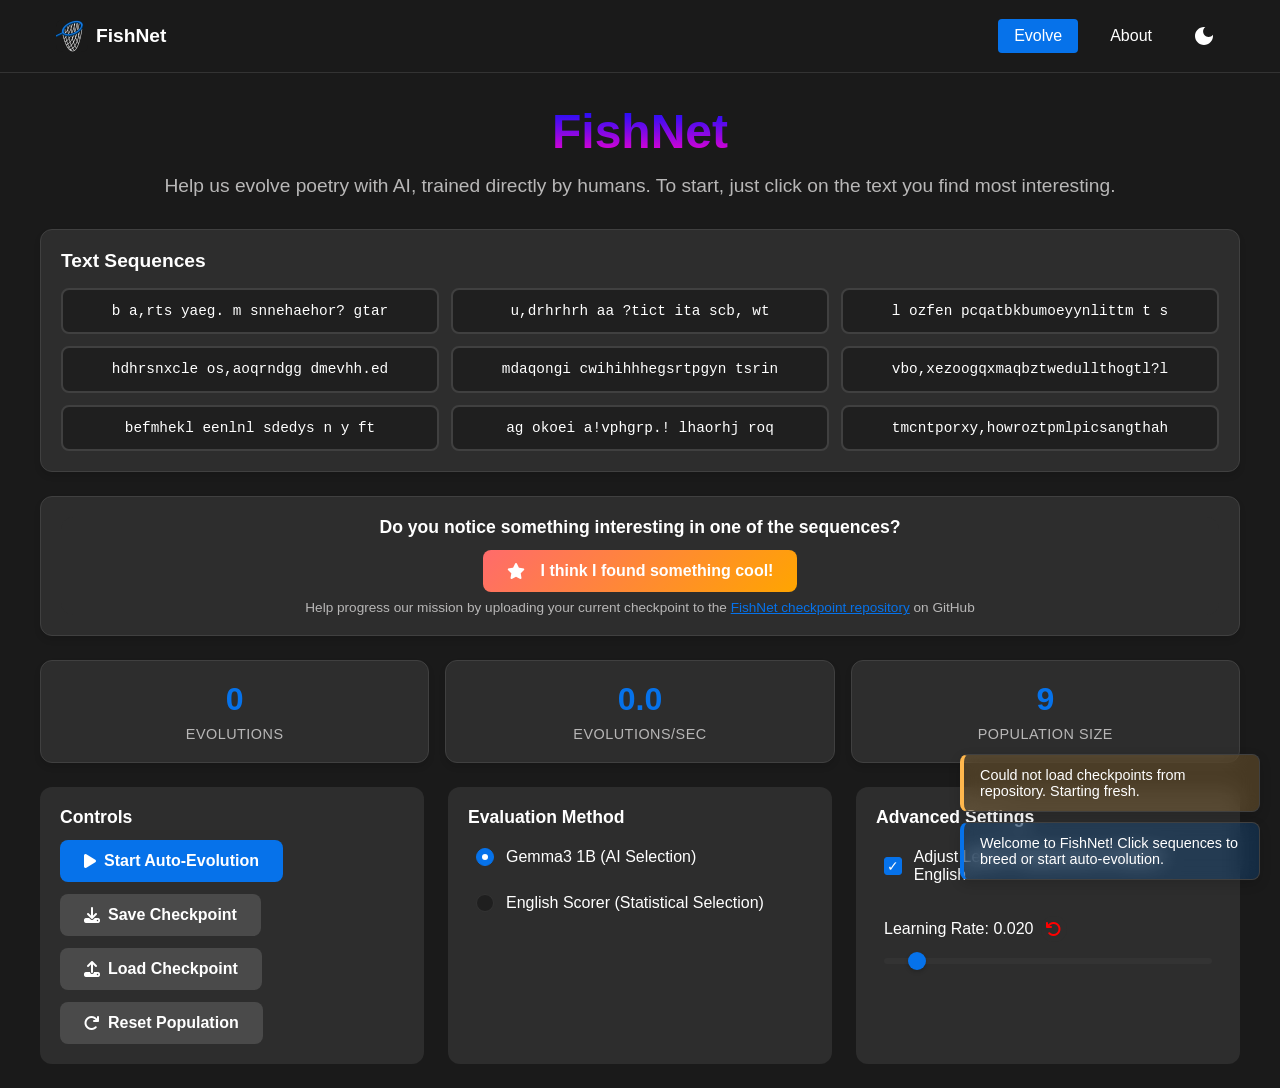
<file: index.html>
<!DOCTYPE html>
<html lang="en" data-theme="dark">
<head>
    <meta charset="UTF-8">
    <meta name="viewport" content="width=device-width, initial-scale=1.0">
    <title>FishNet - Interactive Text Evolution</title>
    <link rel="icon" type="image/png" href="darkicon.png" id="favicon">
    <script>
        // Immediately set theme before page renders
        const initialTheme = localStorage.getItem('theme') || 'dark';
        document.documentElement.setAttribute('data-theme', initialTheme);
        // Set initial favicon
        const favicon = document.getElementById('favicon');
        favicon.href = initialTheme === 'dark' ? 'darkicon.png' : 'lighticon.png';
        
        // Set the initial route for the SPA
        window.initialRoute = 'evolve';
    </script>
    <link rel="stylesheet" href="styles.css">
    <link rel="stylesheet" href="https://cdnjs.cloudflare.com/ajax/libs/font-awesome/6.4.0/css/all.min.css">
    <style>
        .slider-group {
            margin: 1rem 0;
        }
        
        .slider-group label {
            display: block;
            margin-bottom: 0.5rem;
            font-weight: 500;
        }
        
        .slider-group input[type="range"] {
            width: 100%;
            height: 6px;
            border-radius: 3px;
            background: var(--border-color);
            outline: none;
            -webkit-appearance: none;
            appearance: none;
        }
        
        .slider-group input[type="range"]::-webkit-slider-thumb {
            -webkit-appearance: none;
            appearance: none;
            width: 18px;
            height: 18px;
            border-radius: 50%;
            background: var(--primary-color);
            cursor: pointer;
        }
        
        .slider-group input[type="range"]::-moz-range-thumb {
            width: 18px;
            height: 18px;
            border-radius: 50%;
            background: var(--primary-color);
            cursor: pointer;
            border: none;
        }
        
        .loading-section {
            margin-bottom: 1rem;
            padding: 1rem;
            background-color: var(--bg-secondary);
            border-radius: 8px;
            border: 1px solid var(--border-color);
        }
        
        .about-content {
            max-width: 800px;
            margin: 0 auto;
            padding: 2rem;
        }
        
        .about-section {
            margin-bottom: 3rem;
        }
        
        .about-section h2 {
            color: var(--primary-color);
            border-bottom: 2px solid var(--primary-color);
            padding-bottom: 0.5rem;
            margin-bottom: 1.5rem;
        }
        
        .about-section h3 {
            color: var(--text-color);
            margin-top: 2rem;
            margin-bottom: 1rem;
        }
        
        .about-section p {
            line-height: 1.6;
            margin-bottom: 1rem;
        }
        
        .code-block {
            background: var(--bg-secondary);
            border: 1px solid var(--border-color);
            border-radius: 8px;
            padding: 1rem;
            margin: 1rem 0;
            font-family: 'Courier New', monospace;
            overflow-x: auto;
        }
        
        .feature-list {
            list-style: none;
            padding: 0;
        }
        
        .feature-list li {
            padding: 0.5rem 0;
            border-bottom: 1px solid var(--border-color);
        }
        
        .feature-list li:before {
            content: "✓";
            color: var(--success-color);
            font-weight: bold;
            margin-right: 0.5rem;
        }
        
        .warning-box {
            background: rgba(255, 183, 77, 0.1);
            border: 1px solid var(--warning-color);
            border-radius: 8px;
            padding: 1rem;
            margin: 1rem 0;
        }
        
        .warning-box h4 {
            color: var(--warning-color);
            margin-top: 0;
        }
        
        .setup-steps {
            counter-reset: step-counter;
        }
        
        .setup-steps li {
            counter-increment: step-counter;
            margin-bottom: 1rem;
            padding-left: 2rem;
            position: relative;
        }
        
        .setup-steps li::before {
            content: counter(step-counter);
            position: absolute;
            left: 0;
            top: 0;
            background: var(--primary-color);
            color: white;
            width: 1.5rem;
            height: 1.5rem;
            border-radius: 50%;
            display: flex;
            align-items: center;
            justify-content: center;
            font-size: 0.8rem;
            font-weight: bold;
        }
    </style>
</head>
<body>
    <nav class="navbar">
        <div class="nav-content">
            <a href="/" class="nav-brand">
                <img src="darkicon.png" alt="FishNet" class="nav-logo dark-logo" id="nav-logo-dark">
                <img src="lighticon.png" alt="FishNet" class="nav-logo light-logo" id="nav-logo-light">
                FishNet
            </a>
            <div class="nav-links">
                <div class="nav-links-group">
                    <a href="#" class="nav-link" data-route="evolve">Evolve</a>
                    <a href="#" class="nav-link" data-route="about">About</a>
                </div>
                <button id="themeToggle" class="theme-toggle" aria-label="Toggle theme">
                    <svg class="sun-icon" viewBox="0 0 24 24" width="24" height="24">
                        <path fill="currentColor" d="M12 7c-2.76 0-5 2.24-5 5s2.24 5 5 5 5-2.24 5-5-2.24-5-5-5zM2 13h2c.55 0 1-.45 1-1s-.45-1-1-1H2c-.55 0-1 .45-1 1s.45 1 1 1zm18 0h2c.55 0 1-.45 1-1s-.45-1-1-1h-2c-.55 0-1 .45-1 1s.45 1 1 1zM11 2v2c0 .55.45 1 1 1s1-.45 1-1V2c0-.55-.45-1-1-1s-1 .45-1 1zm0 18v2c0 .55.45 1 1 1s1-.45 1-1v-2c0-.55-.45-1-1-1s-1 .45-1 1zM5.99 4.58c-.39-.39-1.03-.39-1.41 0-.39.39-.39 1.03 0 1.41l1.06 1.06c.39.39 1.03.39 1.41 0 .39-.39.39-1.03 0-1.41L5.99 4.58zm12.37 12.37c-.39-.39-1.03-.39-1.41 0-.39.39-.39 1.03 0 1.41l1.06 1.06c.39.39 1.03.39 1.41 0 .39-.39.39-1.03 0-1.41l-1.06-1.06zm1.06-10.96c.39-.39.39-1.03 0-1.41-.39-.39-1.03-.39-1.41 0l-1.06 1.06c-.39.39-.39 1.03 0 1.41.39.39 1.03.39 1.41 0l1.06-1.06zM7.05 18.36c.39-.39.39-1.03 0-1.41-.39-.39-1.03-.39-1.41 0l-1.06 1.06c-.39.39-.39 1.03 0 1.41.39.39 1.03.39 1.41 0l1.06-1.06z"/>
                    </svg>
                    <svg class="moon-icon" viewBox="0 0 24 24" width="24" height="24">
                        <path fill="currentColor" d="M12 3c-4.97 0-9 4.03-9 9s4.03 9 9 9 9-4.03 9-9c0-.46-.04-.92-.1-1.36-.98 1.37-2.58 2.26-4.4 2.26-2.98 0-5.4-2.42-5.4-5.4 0-1.81.89-3.42 2.26-4.4-.44-.06-.9-.1-1.36-.1z"/>
                    </svg>
                </button>
            </div>
        </div>
    </nav>

    <div class="content-container">
        <!-- Evolve Page Content -->
        <div id="evolve-page" class="page-content" style="display: none;">
            <main class="container">
                <section class="hero">
                    <h1>FishNet</h1>
                    <p class="subtitle">Help us evolve poetry with AI, trained directly by humans. To start, just click on the text you find most interesting.</p>
                </section>

                <section class="evolution-section">
                    <!-- Sequences Grid -->
                    <div class="sequences-section">
                        <h3>Text Sequences</h3>
                        
                        <!-- Loading Section -->
                        <div id="loading" class="loading-section hidden">
                            <div class="spinner"></div>
                            <p>Initializing...</p>
                            <button id="cancel-loading-button" class="secondary-button" style="margin-top: 0.5rem; padding: 0.5rem 1rem; display: none; margin-left: auto; margin-right: auto;">
                                <i class="fas fa-times"></i>
                                Cancel Loading
                            </button>
                        </div>
                        
                        <div id="sequences-grid" class="sequences-grid">
                            <!-- Sequence cards will be generated here -->
                        </div>
                    </div>

                    <!-- Share Progress Section -->
                    <div class="share-section">
                        <div class="control-group">
                            <h3>Do you notice something interesting in one of the sequences?</h3>
                            <div class="button-group">
                                <button id="wow-button" class="primary-button wow-button">
                                    <i class="fas fa-star"></i>
                                    I think I found something cool!
                                </button>
                            </div>
                            <p class="help-text">Help progress our mission by uploading your current checkpoint to the <a href="https://github.com/Z-Coder672/FishNet/tree/main/checkpoints" target="_blank">FishNet checkpoint repository</a> on GitHub</p>
                        </div>
                    </div>

                    <!-- Statistics Section -->
                    <div class="stats-section">
                        <div class="stat-card">
                            <div class="stat-value" id="evolutions-value">0</div>
                            <div class="stat-label">Evolutions</div>
                        </div>
                        <div class="stat-card">
                            <div class="stat-value" id="eps-value">0.0</div>
                            <div class="stat-label">Evolutions/sec</div>
                        </div>

                        <div class="stat-card">
                            <div class="stat-value" id="population-size-value">9</div>
                            <div class="stat-label">Population Size</div>
                        </div>
                    </div>

                    <!-- Controls Section -->
                    <div class="controls-section">
                        <div class="control-group">
                            <h3>Controls</h3>
                            <div class="button-group">
                                <button id="auto-button" class="primary-button">
                                    <i class="fas fa-play"></i>
                                    <span class="button-text">Start Auto-Evolution</span>
                                </button>
                                <button id="save-button" class="secondary-button">
                                    <i class="fas fa-download"></i>
                                    Save Checkpoint
                                </button>
                                <button id="load-button" class="secondary-button">
                                    <i class="fas fa-upload"></i>
                                    Load Checkpoint
                                </button>
                                <button id="reset-button" class="secondary-button">
                                    <i class="fas fa-redo"></i>
                                    Reset Population
                                </button>
                            </div>
                        </div>

                        <div class="control-group">
                            <h3>Evaluation Method</h3>
                            <div class="radio-group">
                                <div class="radio-item">
                                    <input type="radio" id="gemma-checkbox" name="eval-method" value="gemma">
                                    <label for="gemma-checkbox">Gemma3 1B (AI Selection)</label>
                                </div>
                                <div class="radio-item">
                                    <input type="radio" id="english-checkbox" name="eval-method" value="english">
                                    <label for="english-checkbox">English Scorer (Statistical Selection)</label>
                                </div>
                            </div>
                        </div>

                        <div class="control-group">
                            <h3>Advanced Settings</h3>
                            <div class="checkbox-item">
                                <input type="checkbox" id="frequency-adjustment-checkbox">
                                <label for="frequency-adjustment-checkbox">Adjust Letter Frequencies to Match English</label>
                            </div>
                            <div class="slider-group">
                                <div style="display: flex; align-items: center; gap: 0.5rem; margin-bottom: 0.5rem;">
                                    <label for="learning-rate-slider" style="margin: 0;">Learning Rate: <span id="learning-rate-value">0.020</span></label>
                                    <button id="reset-learning-rate-button" class="secondary-button" style="margin: 0;">
                                        <i class="fas fa-undo"></i>
                                    </button>
                                </div>
                                <input type="range" id="learning-rate-slider" min="0.005" max="0.2" step="0.005" value="0.02">
                            </div>
                        </div>
                    </div>
                </section>
            </main>
        </div>

        <!-- About Page Content -->
        <div id="about-page" class="page-content" style="display: none;">
            <main class="container">
                <section class="hero">
                    <h1>About FishNet</h1>
                    <p class="subtitle">Interactive text evolution using neural networks</p>
                </section>

                <div class="about-content">
                    <div class="about-section">
                        <h2>What is FishNet?</h2>
                        <p>
                            FishNet is an interactive application that uses Compositional Pattern-Producing Networks (CPPNs) 
                            to generate and evolve text sequences. The system employs a population-based evolutionary algorithm 
                            where neural networks compete and reproduce based on various evaluation criteria.
                        </p>
                        
                        <h3>Key Features</h3>
                        <ul class="feature-list">
                            <li><strong>Multiple Evaluation Methods:</strong> Choose between AI-powered evaluation (Gemma3 1B) or statistical language scoring</li>
                            <li><strong>Interactive Breeding:</strong> Click on sequences to manually select parents for breeding</li>
                            <li><strong>Auto-Evolution:</strong> Let the system automatically evolve text using selected criteria</li>
                            <li><strong>Checkpoint System:</strong> Save and load population states</li>
                            <li><strong>Real-time Statistics:</strong> Monitor evolution progress and performance</li>
                            <li><strong>Dynamic Mutation Rates:</strong> Different mutation strengths for different evaluation methods</li>
                        </ul>
                    </div>

                    <div class="about-section">
                        <h2>How It Works</h2>
                        <h3>Evolution Process</h3>
                        <p>
                            The evolution follows a PicBreeder-inspired algorithm:
                        </p>
                        <ol>
                            <li>Generate 8 text sequences using the current population</li>
                            <li>Evaluate sequences using the selected method (Gemma3 1B, English scoring, or manual selection)</li>
                            <li>Select the best sequence as the parent</li>
                            <li>Delete all other networks and create 8 new networks by copying and mutating the parent</li>
                            <li>Apply random mutations, based on the learning rate slider</li>
                            <li>Repeat the process</li>
                        </ol>
                    </div>

                    <div class="about-section">
                        <h2>Evaluation Methods</h2>
                        
                        <h3>Gemma3 1B (Ollama API)</h3>
                        <p>
                            Uses the Gemma3 1B language model to evaluate text "interestingness". This method sends the 
                            generated sequences to a local Ollama instance and asks the AI to choose the most interesting one.
                        </p>
                        
                        <h3>English Scorer</h3>
                        <p>
                            Statistical evaluation based on English language characteristics with automatic revert logic:
                        </p>
                        <ul>
                            <li><strong>Letter Frequency:</strong> How well the text matches English letter distributions</li>
                            <li><strong>Bigram Analysis:</strong> Common two-letter combinations in English</li>
                            <li><strong>Vocabulary Score:</strong> Presence of common English words</li>
                            <li><strong>Structural Score:</strong> Sentence structure and punctuation patterns</li>
                            <li><strong>Revert Logic:</strong> If all mutations are worse than the parent, automatically revert and create new mutations</li>
                        </ul>
                    </div>

                    <div class="about-section">
                        <h2>Setting Up Ollama</h2>
                        
                        <div class="warning-box">
                            <h4>⚠️ Important</h4>
                            <p>
                                The Gemma3 1B evaluation method requires a local Ollama instance running on your machine. 
                                Without Ollama, the system will fall back to English scoring.
                            </p>
                        </div>

                        <h3>Installation Steps</h3>
                        <ol class="setup-steps" style="list-style-type: none;">
                            <li>
                                <strong>Install Ollama:</strong>
                                Visit <a href="https://ollama.com/download" target="_blank">ollama.com/download</a> to download the appropriate version for your system.
                            </li>
                            
                            <li>
                                <strong>Start Ollama service:</strong>
                                <br>
                                <br>Run:
                                <div class="code-block">
                                    ollama serve
                                </div>
                            </li>
                            
                            <li>
                                <strong>Pull the Gemma3 1B model:</strong>
                                <br>
                                <br>Run:
                                <div class="code-block">
                                    ollama pull gemma3:1b
                                </div>
                            </li>
                            
                            <li>
                                <strong>Test the installation:</strong>
                                <br>
                                <br>Run:
                                <div class="code-block">
                                    ollama run gemma3:1b "Hello, world!"
                                </div>
                            </li>
                        </ol>

                        <h2 style="margin-top: 2.8rem;">Using the Application</h2>
                        <ol class="setup-steps" style="list-style-type: none;">
                            
                            <li>
                                <strong>Open your browser:</strong>
                                <br>
                                <br>Visit:
                                <br>
                                <div class="code-block">
                                    <a href="https://fishnet.zimmzimm.com" target="_blank">https://fishnet.zimmzimm.com</a>
                                </div>
                            </li>
                            
                            <li>
                                <strong>Choose your evaluation method:</strong>
                                <ul class="setup-steps" style="list-style-type: none; margin-top: 1.3rem;">
                                    <li><strong>Gemma3 1B (Ollama API):</strong> For AI-powered evolution (requires Ollama setup)</li>
                                    <li><strong>English Scorer:</strong> For statistical language quality evaluation</li>
                                    <li><strong>Manual Selection:</strong> For interactive human-guided evolution</li>
                                </ul>
                            </li>
                        </ol>
                    </div>

                    <div class="about-section">
                        <h2>Technical Details</h2>                        
                        <h3>Mutation Rate Strategy</h3>
                        <p>
                            The mutation rate is set to the value of the learning rate slider.
                        </p>
                        <h3>Neural Network Architecture</h3>
                        <p>
                            Each individual in the population is a CPPN (Compositional Pattern-Producing Network) with:
                        </p>
                        <ul>
                            <li><strong>Input Layer:</strong> 32-dimensional position encoding</li>
                            <li><strong>Hidden Layers:</strong> 6 layers with 128 neurons each</li>
                            <li><strong>Output Layer:</strong> 64-dimensional vocabulary distribution</li>
                            <li><strong>Activation:</strong> Tanh activation functions</li>
                        </ul>
                    </div>
                    <div class="about-section">
                        <h2>Troubleshooting</h2>
                        <ol style="list-style-type: none;" class="setup-steps">
                            <li><strong>Ollama/Gemma</strong>
                            <ul style="list-style-type: none; margin-top: 1.3rem;" class="setup-steps">
                                <li><strong>Model Not Found</strong> <br>Pull the model with <code>ollama pull gemma3:1b</code></li>
                                <li><strong>Connection Failed</strong> <br>Ensure Ollama is running with <code>ollama serve</code></li>
                                <li><strong>Slow Responses</strong><br>Ensure you have enough RAM to run the model (about 4GB absolute minimum for running Gemma3 1B plus FishNet, 8GB or more recommended). The first few API calls may be slow as the model loads into memory</li>
                            </ul>
                            </li>
                            <li><strong>Evolution</strong>
                            <ul style="list-style-type: none; margin-top: 1.3rem;" class="setup-steps">
                                <li><strong>Slow Evolution</strong> <br>Ensure you have enough RAM to run the FishNet model (about 4GB absolute minimum for running Gemma3 1B plus FishNet, 8GB or more recommended). The first few API calls may be slow as the model loads into memory</li>
                                <li><strong>There Are No Words</strong> <br>This is expected for now! If you find words, please click the "I think I found something cool!" button to upload your checkpoint to the <a href="https://github.com/Z-Coder672/FishNet/checkpoints" target="_blank">FishNet checkpoint repository</a> on GitHub. When you start the app, you'll see the best checkpoints from other users to branch from!</li>
                            </ul>
                            </li>
                        </ol>
                    </div>
                </div>
            </main>
        </div>
    </div>

    <!-- Notification Container -->
    <div id="notification-container" class="notification-container"></div>

    <!-- Load the main JavaScript file -->
    <script src="fishnet.js"></script>
</body>
</html>
</file>
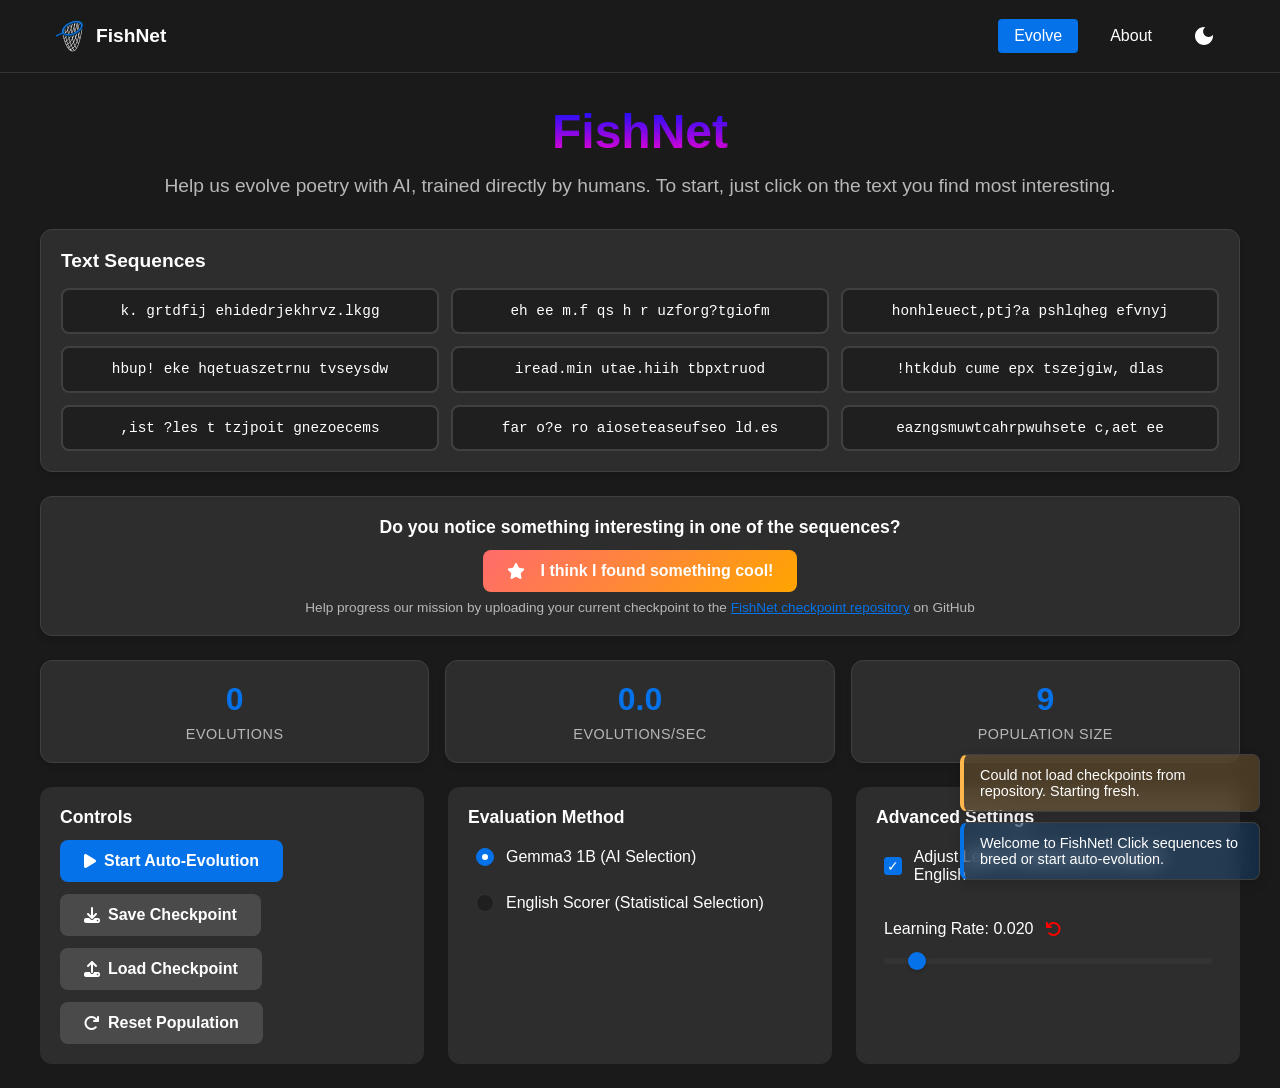
<file: code/index.html>
<!DOCTYPE html>
<html lang="en" data-theme="dark">
<head>
    <meta charset="UTF-8">
    <meta name="viewport" content="width=device-width, initial-scale=1.0">
    <title>FishNet - Interactive Text Evolution</title>
    <link rel="icon" type="image/png" href="darkicon.png" id="favicon">
    <script>
        // Immediately set theme before page renders
        const initialTheme = localStorage.getItem('theme') || 'dark';
        document.documentElement.setAttribute('data-theme', initialTheme);
        // Set initial favicon
        const favicon = document.getElementById('favicon');
        favicon.href = initialTheme === 'dark' ? 'darkicon.png' : 'lighticon.png';
        
        // Set the initial route for the SPA
        window.initialRoute = 'evolve';
    </script>
    <link rel="stylesheet" href="styles.css">
    <link rel="stylesheet" href="https://cdnjs.cloudflare.com/ajax/libs/font-awesome/6.4.0/css/all.min.css">
    <style>
        .slider-group {
            margin: 1rem 0;
        }
        
        .slider-group label {
            display: block;
            margin-bottom: 0.5rem;
            font-weight: 500;
        }
        
        .slider-group input[type="range"] {
            width: 100%;
            height: 6px;
            border-radius: 3px;
            background: var(--border-color);
            outline: none;
            -webkit-appearance: none;
            appearance: none;
        }
        
        .slider-group input[type="range"]::-webkit-slider-thumb {
            -webkit-appearance: none;
            appearance: none;
            width: 18px;
            height: 18px;
            border-radius: 50%;
            background: var(--primary-color);
            cursor: pointer;
        }
        
        .slider-group input[type="range"]::-moz-range-thumb {
            width: 18px;
            height: 18px;
            border-radius: 50%;
            background: var(--primary-color);
            cursor: pointer;
            border: none;
        }
        
        .loading-section {
            margin-bottom: 1rem;
            padding: 1rem;
            background-color: var(--bg-secondary);
            border-radius: 8px;
            border: 1px solid var(--border-color);
        }
        
        .about-content {
            max-width: 800px;
            margin: 0 auto;
            padding: 2rem;
        }
        
        .about-section {
            margin-bottom: 3rem;
        }
        
        .about-section h2 {
            color: var(--primary-color);
            border-bottom: 2px solid var(--primary-color);
            padding-bottom: 0.5rem;
            margin-bottom: 1.5rem;
        }
        
        .about-section h3 {
            color: var(--text-color);
            margin-top: 2rem;
            margin-bottom: 1rem;
        }
        
        .about-section p {
            line-height: 1.6;
            margin-bottom: 1rem;
        }
        
        .code-block {
            background: var(--bg-secondary);
            border: 1px solid var(--border-color);
            border-radius: 8px;
            padding: 1rem;
            margin: 1rem 0;
            font-family: 'Courier New', monospace;
            overflow-x: auto;
        }
        
        .feature-list {
            list-style: none;
            padding: 0;
        }
        
        .feature-list li {
            padding: 0.5rem 0;
            border-bottom: 1px solid var(--border-color);
        }
        
        .feature-list li:before {
            content: "✓";
            color: var(--success-color);
            font-weight: bold;
            margin-right: 0.5rem;
        }
        
        .warning-box {
            background: rgba(255, 183, 77, 0.1);
            border: 1px solid var(--warning-color);
            border-radius: 8px;
            padding: 1rem;
            margin: 1rem 0;
        }
        
        .warning-box h4 {
            color: var(--warning-color);
            margin-top: 0;
        }
        
        .setup-steps {
            counter-reset: step-counter;
        }
        
        .setup-steps li {
            counter-increment: step-counter;
            margin-bottom: 1rem;
            padding-left: 2rem;
            position: relative;
        }
        
        .setup-steps li::before {
            content: counter(step-counter);
            position: absolute;
            left: 0;
            top: 0;
            background: var(--primary-color);
            color: white;
            width: 1.5rem;
            height: 1.5rem;
            border-radius: 50%;
            display: flex;
            align-items: center;
            justify-content: center;
            font-size: 0.8rem;
            font-weight: bold;
        }
    </style>
</head>
<body>
    <nav class="navbar">
        <div class="nav-content">
            <a href="/" class="nav-brand">
                <img src="darkicon.png" alt="FishNet" class="nav-logo dark-logo" id="nav-logo-dark">
                <img src="lighticon.png" alt="FishNet" class="nav-logo light-logo" id="nav-logo-light">
                FishNet
            </a>
            <div class="nav-links">
                <div class="nav-links-group">
                    <a href="#" class="nav-link" data-route="evolve">Evolve</a>
                    <a href="#" class="nav-link" data-route="about">About</a>
                </div>
                <button id="themeToggle" class="theme-toggle" aria-label="Toggle theme">
                    <svg class="sun-icon" viewBox="0 0 24 24" width="24" height="24">
                        <path fill="currentColor" d="M12 7c-2.76 0-5 2.24-5 5s2.24 5 5 5 5-2.24 5-5-2.24-5-5-5zM2 13h2c.55 0 1-.45 1-1s-.45-1-1-1H2c-.55 0-1 .45-1 1s.45 1 1 1zm18 0h2c.55 0 1-.45 1-1s-.45-1-1-1h-2c-.55 0-1 .45-1 1s.45 1 1 1zM11 2v2c0 .55.45 1 1 1s1-.45 1-1V2c0-.55-.45-1-1-1s-1 .45-1 1zm0 18v2c0 .55.45 1 1 1s1-.45 1-1v-2c0-.55-.45-1-1-1s-1 .45-1 1zM5.99 4.58c-.39-.39-1.03-.39-1.41 0-.39.39-.39 1.03 0 1.41l1.06 1.06c.39.39 1.03.39 1.41 0 .39-.39.39-1.03 0-1.41L5.99 4.58zm12.37 12.37c-.39-.39-1.03-.39-1.41 0-.39.39-.39 1.03 0 1.41l1.06 1.06c.39.39 1.03.39 1.41 0 .39-.39.39-1.03 0-1.41l-1.06-1.06zm1.06-10.96c.39-.39.39-1.03 0-1.41-.39-.39-1.03-.39-1.41 0l-1.06 1.06c-.39.39-.39 1.03 0 1.41.39.39 1.03.39 1.41 0l1.06-1.06zM7.05 18.36c.39-.39.39-1.03 0-1.41-.39-.39-1.03-.39-1.41 0l-1.06 1.06c-.39.39-.39 1.03 0 1.41.39.39 1.03.39 1.41 0l1.06-1.06z"/>
                    </svg>
                    <svg class="moon-icon" viewBox="0 0 24 24" width="24" height="24">
                        <path fill="currentColor" d="M12 3c-4.97 0-9 4.03-9 9s4.03 9 9 9 9-4.03 9-9c0-.46-.04-.92-.1-1.36-.98 1.37-2.58 2.26-4.4 2.26-2.98 0-5.4-2.42-5.4-5.4 0-1.81.89-3.42 2.26-4.4-.44-.06-.9-.1-1.36-.1z"/>
                    </svg>
                </button>
            </div>
        </div>
    </nav>

    <div class="content-container">
        <!-- Evolve Page Content -->
        <div id="evolve-page" class="page-content" style="display: none;">
            <main class="container">
                <section class="hero">
                    <h1>FishNet</h1>
                    <p class="subtitle">Help us evolve poetry with AI, trained directly by humans. To start, just click on the text you find most interesting.</p>
                </section>

                <section class="evolution-section">
                    <!-- Sequences Grid -->
                    <div class="sequences-section">
                        <h3>Text Sequences</h3>
                        
                        <!-- Loading Section -->
                        <div id="loading" class="loading-section hidden">
                            <div class="spinner"></div>
                            <p>Initializing...</p>
                            <button id="cancel-loading-button" class="secondary-button" style="margin-top: 0.5rem; padding: 0.5rem 1rem; display: none; margin-left: auto; margin-right: auto;">
                                <i class="fas fa-times"></i>
                                Cancel Loading
                            </button>
                        </div>
                        
                        <div id="sequences-grid" class="sequences-grid">
                            <!-- Sequence cards will be generated here -->
                        </div>
                    </div>

                    <!-- Share Progress Section -->
                    <div class="share-section">
                        <div class="control-group">
                            <h3>Do you notice something interesting in one of the sequences?</h3>
                            <div class="button-group">
                                <button id="wow-button" class="primary-button wow-button">
                                    <i class="fas fa-star"></i>
                                    I think I found something cool!
                                </button>
                            </div>
                            <p class="help-text">Help progress our mission by uploading your current checkpoint to the <a href="https://github.com/Z-Coder672/FishNet/tree/main/checkpoints" target="_blank">FishNet checkpoint repository</a> on GitHub</p>
                        </div>
                    </div>

                    <!-- Statistics Section -->
                    <div class="stats-section">
                        <div class="stat-card">
                            <div class="stat-value" id="evolutions-value">0</div>
                            <div class="stat-label">Evolutions</div>
                        </div>
                        <div class="stat-card">
                            <div class="stat-value" id="eps-value">0.0</div>
                            <div class="stat-label">Evolutions/sec</div>
                        </div>

                        <div class="stat-card">
                            <div class="stat-value" id="population-size-value">9</div>
                            <div class="stat-label">Population Size</div>
                        </div>
                    </div>

                    <!-- Controls Section -->
                    <div class="controls-section">
                        <div class="control-group">
                            <h3>Controls</h3>
                            <div class="button-group">
                                <button id="auto-button" class="primary-button">
                                    <i class="fas fa-play"></i>
                                    <span class="button-text">Start Auto-Evolution</span>
                                </button>
                                <button id="save-button" class="secondary-button">
                                    <i class="fas fa-download"></i>
                                    Save Checkpoint
                                </button>
                                <button id="load-button" class="secondary-button">
                                    <i class="fas fa-upload"></i>
                                    Load Checkpoint
                                </button>
                                <button id="reset-button" class="secondary-button">
                                    <i class="fas fa-redo"></i>
                                    Reset Population
                                </button>
                            </div>
                        </div>

                        <div class="control-group">
                            <h3>Evaluation Method</h3>
                            <div class="radio-group">
                                <div class="radio-item">
                                    <input type="radio" id="gemma-checkbox" name="eval-method" value="gemma">
                                    <label for="gemma-checkbox">Gemma3 1B (AI Selection)</label>
                                </div>
                                <div class="radio-item">
                                    <input type="radio" id="english-checkbox" name="eval-method" value="english">
                                    <label for="english-checkbox">English Scorer (Statistical Selection)</label>
                                </div>
                            </div>
                        </div>

                        <div class="control-group">
                            <h3>Advanced Settings</h3>
                            <div class="checkbox-item">
                                <input type="checkbox" id="frequency-adjustment-checkbox">
                                <label for="frequency-adjustment-checkbox">Adjust Letter Frequencies to Match English</label>
                            </div>
                            <div class="slider-group">
                                <div style="display: flex; align-items: center; gap: 0.5rem; margin-bottom: 0.5rem;">
                                    <label for="learning-rate-slider" style="margin: 0;">Learning Rate: <span id="learning-rate-value">0.020</span></label>
                                    <button id="reset-learning-rate-button" class="secondary-button" style="margin: 0;">
                                        <i class="fas fa-undo"></i>
                                    </button>
                                </div>
                                <input type="range" id="learning-rate-slider" min="0.005" max="0.2" step="0.005" value="0.02">
                            </div>
                        </div>
                    </div>
                </section>
            </main>
        </div>

        <!-- About Page Content -->
        <div id="about-page" class="page-content" style="display: none;">
            <main class="container">
                <section class="hero">
                    <h1>About FishNet</h1>
                    <p class="subtitle">Interactive text evolution using neural networks</p>
                </section>

                <div class="about-content">
                    <div class="about-section">
                        <h2>What is FishNet?</h2>
                        <p>
                            FishNet is an interactive application that uses Compositional Pattern-Producing Networks (CPPNs) 
                            to generate and evolve text sequences. The system employs a population-based evolutionary algorithm 
                            where neural networks compete and reproduce based on various evaluation criteria.
                        </p>
                        
                        <h3>Key Features</h3>
                        <ul class="feature-list">
                            <li><strong>Multiple Evaluation Methods:</strong> Choose between AI-powered evaluation (Gemma3 1B) or statistical language scoring</li>
                            <li><strong>Interactive Breeding:</strong> Click on sequences to manually select parents for breeding</li>
                            <li><strong>Auto-Evolution:</strong> Let the system automatically evolve text using selected criteria</li>
                            <li><strong>Checkpoint System:</strong> Save and load population states</li>
                            <li><strong>Real-time Statistics:</strong> Monitor evolution progress and performance</li>
                            <li><strong>Dynamic Mutation Rates:</strong> Different mutation strengths for different evaluation methods</li>
                        </ul>
                    </div>

                    <div class="about-section">
                        <h2>Project Overview</h2>
                        <p>
                            This project is an initial development aimed at evolving computer-generated text sequences, drawing inspiration from a platform called PicBreeder.* The project is ongoing, and any feedback or suggestions are highly appreciated.
                        </p>
                        
                        <p>
                            My hypothesis is that, given PicBreeder's ability to learn abstract concepts such as symmetry, a similar neural network architecture might also be capable of learning more complex abstractions like language. Both PicBreeder and FishNet utilize a type of neural network known as a CPPN (Compositional Pattern Producing Network), which differs in architecture from traditional language models (LLMs). The full paper describing PicBreeder can be found here: <a href="https://wiki.santafe.edu/images/1/1e/Secretan_ecj11.pdf" target="_blank">https://wiki.santafe.edu/images/1/1e/Secretan_ecj11.pdf</a>.
                        </p>
                        
                        <p>
                            If you are interested in contributing, please visit the <a href="#" class="nav-link" data-route="evolve">Evolve page</a> and select the sequence that you find most intriguing. If you discover something noteworthy—such as a word, a recognizable pattern, or any other structure—please click the "I think I found something cool" button.
                        </p>
                        
                        <p>
                            For context, the name FishNet originated during early testing when I trained it to output the phrase "fish fish fish fish fish fish it."
                        </p>
                        
                        <p>
                            The source code is available here: <a href="https://github.com/Z-Coder672/FishNet/tree/main/code" target="_blank">https://github.com/Z-Coder672/FishNet/tree/main/code</a>
                        </p>
                        
                        <p style="font-size: 0.9em; color: var(--text-muted);">
                            *Please be cautious regarding this unofficial PicBreeder site. Its reliability is uncertain, and I recommend avoiding the save button. However, the link is: <a href="https://nbenko1.github.io/" target="_blank">https://nbenko1.github.io/</a>. The official PicBreeder website at picbreeder.org is currently unavailable.
                        </p>
                    </div>

                    <div class="about-section">
                        <h2>How It Works</h2>
                        <h3>Evolution Process</h3>
                        <p>
                            The evolution follows a PicBreeder-inspired algorithm:
                        </p>
                        <ol>
                            <li>Generate 8 text sequences using the current population</li>
                            <li>Evaluate sequences using the selected method (Gemma3 1B, English scoring, or manual selection)</li>
                            <li>Select the best sequence as the parent</li>
                            <li>Delete all other networks and create 8 new networks by copying and mutating the parent</li>
                            <li>Apply random mutations, based on the learning rate slider</li>
                            <li>Repeat the process</li>
                        </ol>
                    </div>

                    <div class="about-section">
                        <h2>Evaluation Methods</h2>
                        
                        <h3>Gemma3 1B (Ollama API)</h3>
                        <p>
                            Uses the Gemma3 1B language model to evaluate text "interestingness". This method sends the 
                            generated sequences to a local Ollama instance and asks the AI to choose the most interesting one.
                        </p>
                        
                        <h3>English Scorer</h3>
                        <p>
                            Statistical evaluation based on English language characteristics with automatic revert logic:
                        </p>
                        <ul>
                            <li><strong>Letter Frequency:</strong> How well the text matches English letter distributions</li>
                            <li><strong>Bigram Analysis:</strong> Common two-letter combinations in English</li>
                            <li><strong>Vocabulary Score:</strong> Presence of common English words</li>
                            <li><strong>Structural Score:</strong> Sentence structure and punctuation patterns</li>
                            <li><strong>Revert Logic:</strong> If all mutations are worse than the parent, automatically revert and create new mutations</li>
                        </ul>
                    </div>

                    <div class="about-section">
                        <h2>Setting Up Ollama</h2>
                        
                        <div class="warning-box">
                            <h4>⚠️ Important</h4>
                            <p>
                                The Gemma3 1B evaluation method requires a local Ollama instance running on your machine. 
                                Without Ollama, the system will fall back to English scoring.
                            </p>
                        </div>

                        <h3>Installation Steps</h3>
                        <ol class="setup-steps" style="list-style-type: none;">
                            <li>
                                <strong>Install Ollama:</strong>
                                Visit <a href="https://ollama.com/download" target="_blank">ollama.com/download</a> to download the appropriate version for your system.
                            </li>
                            
                            <li>
                                <strong>Start Ollama service:</strong>
                                <br>
                                <br>Run:
                                <div class="code-block">
                                    ollama serve
                                </div>
                            </li>
                            
                            <li>
                                <strong>Pull the Gemma3 1B model:</strong>
                                <br>
                                <br>Run:
                                <div class="code-block">
                                    ollama pull gemma3:1b
                                </div>
                            </li>
                            
                            <li>
                                <strong>Test the installation:</strong>
                                <br>
                                <br>Run:
                                <div class="code-block">
                                    ollama run gemma3:1b "Hello, world!"
                                </div>
                            </li>
                        </ol>

                        <h2 style="margin-top: 2.8rem;">Using the Application</h2>
                        <ol class="setup-steps" style="list-style-type: none;">
                            
                            <li>
                                <strong>Open your browser:</strong>
                                <br>
                                <br>Visit:
                                <br>
                                <div class="code-block">
                                    <a href="https://fishnet.zimmzimm.com" target="_blank">https://fishnet.zimmzimm.com</a>
                                </div>
                            </li>
                            
                            <li>
                                <strong>Choose your evaluation method:</strong>
                                <ul class="setup-steps" style="list-style-type: none; margin-top: 1.3rem;">
                                    <li><strong>Gemma3 1B (Ollama API):</strong> For AI-powered evolution (requires Ollama setup)</li>
                                    <li><strong>English Scorer:</strong> For statistical language quality evaluation</li>
                                    <li><strong>Manual Selection:</strong> For interactive human-guided evolution</li>
                                </ul>
                            </li>
                        </ol>
                    </div>

                    <div class="about-section">
                        <h2>Technical Details</h2>                        
                        <h3>Mutation Rate Strategy</h3>
                        <p>
                            The mutation rate is set to the value of the learning rate slider.
                        </p>
                        <h3>Neural Network Architecture</h3>
                        <p>
                            Each individual in the population is a CPPN (Compositional Pattern-Producing Network) with:
                        </p>
                        <ul>
                            <li><strong>Input Layer:</strong> 32-dimensional position encoding</li>
                            <li><strong>Hidden Layers:</strong> 6 layers with 128 neurons each</li>
                            <li><strong>Output Layer:</strong> 64-dimensional vocabulary distribution</li>
                            <li><strong>Activation:</strong> Tanh activation functions</li>
                        </ul>
                    </div>
                    <div class="about-section">
                        <h2>Troubleshooting</h2>
                        <ol style="list-style-type: none;" class="setup-steps">
                            <li><strong>Ollama/Gemma</strong>
                            <ul style="list-style-type: none; margin-top: 1.3rem;" class="setup-steps">
                                <li><strong>Model Not Found</strong> <br>Pull the model with <code>ollama pull gemma3:1b</code></li>
                                <li><strong>Connection Failed</strong> <br>Ensure Ollama is running with <code>ollama serve</code></li>
                                <li><strong>Slow Responses</strong><br>Ensure you have enough RAM to run the model (about 4GB absolute minimum for running Gemma3 1B plus FishNet, 8GB or more recommended). The first few API calls may be slow as the model loads into memory</li>
                            </ul>
                            </li>
                            <li><strong>Evolution</strong>
                            <ul style="list-style-type: none; margin-top: 1.3rem;" class="setup-steps">
                                <li><strong>Slow Evolution</strong> <br>Ensure you have enough RAM to run the FishNet model (about 4GB absolute minimum for running Gemma3 1B plus FishNet, 8GB or more recommended). The first few API calls may be slow as the model loads into memory</li>
                                <li><strong>There Are No Words</strong> <br>This is expected for now! If you find words, please click the "I think I found something cool!" button to upload your checkpoint to the <a href="https://github.com/Z-Coder672/FishNet/checkpoints" target="_blank">FishNet checkpoint repository</a> on GitHub. When you start the app, you'll see the best checkpoints from other users to branch from!</li>
                            </ul>
                            </li>
                        </ol>
                    </div>
                </div>
            </main>
        </div>
    </div>

    <!-- Notification Container -->
    <div id="notification-container" class="notification-container"></div>

    <!-- Load the main JavaScript file -->
    <script src="fishnet.js"></script>
</body>
</html>
</file>
<file: styles.css>
:root[data-theme="dark"] {
    --bg-color: #1a1a1a;
    --text-color: #ffffff;
    --primary-color: #0672EA;
    --secondary-color: #4a4a4a;
    --error-color: #ff6b6b;
    --warning-color: #ffb74d;
    --success-color: #66bb6a;
    --border-color: #333333;
    --input-bg: #1f1f1f;
    --button-hover: #3a3a3a;
    --text-muted: #b8b7b7;
    --card-bg: #2d2d2d;
    --card-border: #404040;
}

:root[data-theme="light"] {
    --bg-color: #ffffff;
    --text-color: #1a1a1a;
    --primary-color: #0672EA;
    --secondary-color: #e0e0e0;
    --error-color: #d32f2f;
    --warning-color: #f57c00;
    --success-color: #2e7d32;
    --border-color: #dddddd;
    --input-bg: #f5f5f5;
    --button-hover: #e8e8e8;
    --text-muted: #666666;
    --card-bg: #ffffff;
    --card-border: #e0e0e0;
}

/* Base Styles */
* {
    margin: 0;
    padding: 0;
    box-sizing: border-box;
}

body {
    background-color: var(--bg-color);
    color: var(--text-color);
    font-family: -apple-system, BlinkMacSystemFont, 'Segoe UI', Roboto, Oxygen, Ubuntu, Cantarell, 'Open Sans', 'Helvetica Neue', sans-serif;
    transition: background-color 0.3s, color 0.3s;
    min-height: 100vh;
    display: flex;
    flex-direction: column;
}

/* Navbar */
.navbar {
    background-color: var(--bg-color);
    border-bottom: 1px solid var(--border-color);
    position: fixed;
    top: 0;
    left: 0;
    right: 0;
    z-index: 1000;
}

.nav-content {
    max-width: 1200px;
    margin: 0 auto;
    padding: 1rem;
    display: flex;
    justify-content: space-between;
    align-items: center;
}

.nav-brand {
    display: flex;
    align-items: center;
    text-decoration: none;
    color: var(--text-color);
    font-weight: bold;
    font-size: 1.2rem;
}

.nav-logo {
    width: 32px;
    height: 32px;
    margin-right: 0.5rem;
}

.light-logo {
    display: none;
}

.dark-logo {
    display: block;
}

[data-theme="light"] .light-logo {
    display: block;
}

[data-theme="light"] .dark-logo {
    display: none;
}

.nav-links {
    display: flex;
    align-items: center;
}

.nav-links-group {
    display: flex;
    gap: 1rem;
}

.nav-links a {
    text-decoration: none;
    color: var(--text-color);
    padding: 0.5rem 1rem;
    border-radius: 4px;
    transition: background-color 0.3s;
}

.nav-links a:hover {
    background-color: var(--button-hover);
    text-decoration: none;
}

.nav-links a.active {
    background-color: var(--primary-color);
    color: white;
}

/* Theme Toggle */
.theme-toggle {
    background: none;
    border: none;
    padding: 8px;
    cursor: pointer;
    color: var(--text-color);
    display: flex;
    align-items: center;
    justify-content: center;
    margin-left: 1rem;
    border-radius: 50%;
    transition: background-color 0.3s;
}

.theme-toggle:hover {
    background-color: var(--button-hover);
}

.theme-toggle svg {
    width: 24px;
    height: 24px;
}

.sun-icon {
    display: none;
}

.moon-icon {
    display: block;
}

[data-theme="light"] .sun-icon {
    display: block;
}

[data-theme="light"] .moon-icon {
    display: none;
}

/* Content Container */
.content-container {
    margin-top: 80px;
    flex: 1;
    padding: 1.5rem 0.75rem;
}

.container {
    max-width: 1200px;
    margin: 0 auto;
}

/* Hero Section */
.hero {
    text-align: center;
    margin-bottom: 2rem;
}

code {
    background-color: var(--secondary-color);
    border: none;
    padding: 0.07rem 0.2rem;
    border-radius: 4px;
}

a {
    color: var(--primary-color);
    text-decoration: underline;
}

a:hover {
    text-decoration: none;
}

a:visited {
    color: var(--primary-color);
}

a:active {
    text-decoration: none;
}

.hero h1 {
    font-size: 3rem;
    font-weight: 700;
    margin-bottom: 1rem;
    background: linear-gradient(0deg, #ff00cc, #0011ff);
    -webkit-background-clip: text;
    -webkit-text-fill-color: transparent;
    background-clip: text;
}

.subtitle {
    font-size: 1.2rem;
    color: var(--text-muted);
    margin-bottom: 1.5rem;
}

/* Evolution Section */
.evolution-section {
    display: flex;
    flex-direction: column;
    gap: 1.5rem;
}



/* Controls Section */
.controls-section {
    display: grid;
    grid-template-columns: repeat(auto-fit, minmax(300px, 1fr));
    gap: 1.5rem;
}

.control-group {
    background-color: var(--card-bg);
    border-radius: 12px;
    padding: 1.25rem;
}

.control-group h3 {
    margin-bottom: 0.75rem;
    color: var(--text-color);
    font-size: 1.1rem;
    font-weight: 600;
}

/* Radio Group */
.radio-group {
    display: flex;
    flex-direction: column;
    gap: 0.75rem;
}

.radio-item {
    display: flex;
    align-items: center;
    gap: 0.75rem;
    padding: 0.5rem;
    border-radius: 6px;
    transition: background-color 0.2s;
    cursor: pointer;
}

.radio-item:hover {
    background-color: var(--button-hover);
}

.radio-item input[type="radio"] {
    width: 18px;
    height: 18px;
    accent-color: var(--primary-color);
    background-color: var(--input-bg);
    border: 1px solid var(--border-color);
    appearance: none;
    -webkit-appearance: none;
    border-radius: 50%;
    position: relative;
    cursor: pointer;
}

.radio-item input[type="radio"]:checked {
    background-color: var(--primary-color);
    border-color: var(--primary-color);
}

.radio-item input[type="radio"]:checked::after {
    content: '';
    position: absolute;
    top: 50%;
    left: 50%;
    transform: translate(-50%, -50%);
    width: 6px;
    height: 6px;
    background-color: white;
    border-radius: 50%;
}

.radio-item label {
    cursor: pointer;
    font-weight: 500;
    color: var(--text-color);
}

/* Checkbox Item */
.checkbox-item {
    display: flex;
    align-items: center;
    gap: 0.75rem;
    padding: 0.5rem;
    border-radius: 6px;
    transition: background-color 0.2s;
    cursor: pointer;
    margin-top: 0.75rem;
}

.checkbox-item:hover {
    background-color: var(--button-hover);
}

.checkbox-item input[type="checkbox"] {
    width: 18px;
    height: 18px;
    accent-color: var(--primary-color);
    background-color: var(--input-bg);
    border: 1px solid var(--border-color);
    appearance: none;
    -webkit-appearance: none;
    border-radius: 3px;
    position: relative;
    cursor: pointer;
}

.checkbox-item input[type="checkbox"]:checked {
    background-color: var(--primary-color);
    border-color: var(--primary-color);
}

.checkbox-item input[type="checkbox"]:checked::after {
    content: '✓';
    position: absolute;
    top: 50%;
    left: 50%;
    transform: translate(-50%, -50%);
    color: white;
    font-size: 14px;
    font-weight: 700;
    font-family: 'system-ui';
    line-height: 1;
}

.checkbox-item label {
    cursor: pointer;
    font-weight: 500;
    color: var(--text-color);
}

/* Slider Group */
.slider-group {
    margin-top: 1rem;
    padding: 0.5rem;
    border-radius: 6px;
    transition: background-color 0.2s;
}

.slider-group:hover {
    background-color: var(--button-hover);
}

.slider-group label {
    display: block;
    margin-bottom: 0.5rem;
    font-weight: 500;
    color: var(--text-color);
}

.slider-group input[type="range"] {
    width: 100%;
    height: 6px;
    border-radius: 3px;
    background: var(--border-color);
    outline: none;
    -webkit-appearance: none;
    appearance: none;
    cursor: pointer;
}

.slider-group input[type="range"]::-webkit-slider-thumb {
    -webkit-appearance: none;
    appearance: none;
    width: 18px;
    height: 18px;
    border-radius: 50%;
    background: var(--primary-color);
    cursor: pointer;
    border: 2px solid var(--bg-primary);
    box-shadow: 0 2px 4px rgba(0, 0, 0, 0.2);
}

.slider-group input[type="range"]::-moz-range-thumb {
    width: 18px;
    height: 18px;
    border-radius: 50%;
    background: var(--primary-color);
    cursor: pointer;
    border: 2px solid var(--bg-primary);
    box-shadow: 0 2px 4px rgba(0, 0, 0, 0.2);
}

.slider-group input[type="range"]:hover::-webkit-slider-thumb {
    background: #0d5bb8;
    transform: scale(1.1);
}

.slider-group input[type="range"]:hover::-moz-range-thumb {
    background: #0d5bb8;
    transform: scale(1.1);
}

/* Button Group */
.button-group {
    display: flex;
    gap: 0.75rem;
    flex-wrap: wrap;
}

.primary-button, .secondary-button {
    padding: 0.75rem 1.5rem;
    border: none;
    border-radius: 8px;
    font-size: 1rem;
    font-weight: 600;
    cursor: pointer;
    transition: all 0.3s ease;
    display: flex;
    align-items: center;
    gap: 0.5rem;
    position: relative;
}

.primary-button {
    background-color: var(--primary-color);
    color: white;
}

.primary-button:hover:not(:disabled) {
    background-color: #0d5bb8;
    transform: translateY(-2px);
    box-shadow: 0 4px 12px rgba(22, 120, 223, 0.3);
}

.primary-button:disabled {
    opacity: 0.6;
    cursor: not-allowed;
    transform: none;
    box-shadow: none;
}

#reset-learning-rate-button {
    padding: 0.3rem 0.3rem;
    border-radius: 50%;
    color: red;
    background-color: var(--card-bg);
}

.secondary-button {
    background-color: var(--secondary-color);
    color: var(--text-color);
}

.secondary-button:hover:not(:disabled) {
    background-color: var(--button-hover);
    transform: translateY(-2px);
}

.secondary-button:disabled {
    opacity: 0.6;
    cursor: not-allowed;
    transform: none;
}

/* Spinner */
.spinner {
    width: 20px;
    height: 20px;
    border: 2px solid transparent;
    border-top: 2px solid currentColor;
    border-radius: 50%;
    animation: spin 1s linear infinite;
}

.spinner.hidden {
    display: none;
}

@keyframes spin {
    0% { transform: rotate(0deg); }
    100% { transform: rotate(360deg); }
}

/* Stats Section */
.stats-section {
    display: grid;
    grid-template-columns: repeat(auto-fit, minmax(200px, 1fr));
    gap: 1rem;
}

.stat-card {
    background-color: var(--card-bg);
    border: 1px solid var(--card-border);
    border-radius: 12px;
    padding: 1.25rem;
    text-align: center;
    box-shadow: 0 4px 6px rgba(0, 0, 0, 0.1);
    transition: transform 0.3s ease;
}

.stat-card:hover {
    transform: translateY(-4px);
}

.stat-value {
    font-size: 2rem;
    font-weight: bold;
    color: var(--primary-color);
    margin-bottom: 0.5rem;
}

.stat-label {
    color: var(--text-muted);
    font-size: 0.9rem;
    text-transform: uppercase;
    letter-spacing: 0.5px;
    font-weight: 500;
}

/* Loading Section */
.loading-section {
    text-align: center;
    padding: 2rem;
    margin-bottom: 1rem;
    background-color: var(--input-bg);
    border: 1px solid var(--card-border);
    border-radius: 8px;
}

.loading-section.hidden {
    display: none;
}

.loading-section .spinner {
    width: 40px;
    height: 40px;
    margin: 0 auto 1rem;
}

.loading-section p {
    color: var(--text-muted);
    font-size: 1.1rem;
    margin: 0;
}

/* Sequences Section */
.sequences-section {
    background-color: var(--card-bg);
    border: 1px solid var(--card-border);
    border-radius: 12px;
    padding: 1.25rem;
    box-shadow: 0 4px 6px rgba(0, 0, 0, 0.1);
}

.sequences-section h3 {
    margin-bottom: 1rem;
    color: var(--text-color);
    font-size: 1.2rem;
    font-weight: 600;
}

.sequences-grid {
    display: grid;
    grid-template-columns: repeat(auto-fit, minmax(300px, 1fr));
    gap: 0.75rem;
}

.sequence-card {
    background-color: var(--input-bg);
    border: 2px solid var(--card-border);
    border-radius: 8px;
    padding: 0.875rem;
    cursor: pointer;
    transition: all 0.3s ease;
    position: relative;
    overflow: hidden;
}

.sequence-card:hover {
    border-color: var(--primary-color);
    transform: translateY(-4px);
    box-shadow: 0 8px 25px rgba(0, 115, 230, 0.2);
}

.sequence-card.selected {
    border-color: var(--success-color);
    background-color: rgba(102, 187, 106, 0.1);
}

.sequence-text {
    font-family: 'JetBrains Mono', monospace;
    font-size: 0.9rem;
    color: var(--text-color);
    word-break: break-word;
    text-align: center;
    line-height: 1;
}

/* Share Section */
.share-section {
    padding: 1.25rem;
    background: var(--card-bg);
    border: 1px solid var(--card-border);
    border-radius: 12px;
    text-align: center;
    box-shadow: 0 4px 6px rgba(0, 0, 0, 0.1);
}

.share-section .control-group {
    margin-bottom: 0;
    padding: 0;
}

.share-section h3 {
    margin-bottom: 0.75rem;
    color: var(--text-color);
    font-size: 1.1rem;
}

.share-section .button-group {
    justify-content: center;
}

.share-section .help-text {
    margin-top: 0.5rem;
    font-size: 0.85rem;
}



/* Responsive Design */
@media (max-width: 768px) {
    .nav-content {
        padding: 0.5rem;
    }
    
    .nav-brand {
        font-size: 1rem;
    }
    
    .nav-logo {
        width: 24px;
        height: 24px;
    }
    
    .content-container {
        margin-top: 70px;
        padding: 1rem 0.5rem;
    }
    
    .hero h1 {
        font-size: 2rem;
    }
    
    .subtitle {
        font-size: 1rem;
    }
    
    .controls-section {
        grid-template-columns: 1fr;
        gap: 1rem;
    }
    
    .stats-section {
        grid-template-columns: repeat(2, 1fr);
    }
    
    .sequences-grid {
        grid-template-columns: 1fr;
    }
    
    .button-group {
        flex-direction: column;
    }
    
    .button-group button {
        width: 100%;
        justify-content: center;
    }
    .checkpoint-message {
        padding: 0 0 0 0 !important;
        margin-top: 0.8rem !important;
    }
}

/* Focus Styles */
button:focus,
input:focus {
    outline: 2px solid var(--primary-color);
    outline-offset: 2px;
}

/* Scrollbar Styling */
::-webkit-scrollbar {
    width: 8px;
}

::-webkit-scrollbar-track {
    background: var(--bg-color);
}

::-webkit-scrollbar-thumb {
    background: var(--border-color);
    border-radius: 4px;
}

::-webkit-scrollbar-thumb:hover {
    background: var(--text-muted);
}

/* Notification System */
.notification-container {
    position: fixed;
    bottom: 20px;
    right: 20px;
    z-index: 10000;
    display: flex;
    flex-direction: column;
    gap: 10px;
    pointer-events: none;
}

.notification {
    background-color: var(--card-bg);
    border: 1px solid var(--card-border);
    border-radius: 8px;
    padding: 12px 16px;
    box-shadow: 0 4px 12px rgba(0, 0, 0, 0.15);
    color: var(--text-color);
    font-size: 0.9rem;
    font-weight: 500;
    max-width: 300px;
    word-wrap: break-word;
    opacity: 0;
    transform: translateX(100%);
    transition: all 0.3s ease;
    pointer-events: auto;
    cursor: pointer;
    backdrop-filter: blur(10px);
}

.notification.show {
    opacity: 1;
    transform: translateX(0);
}

.notification.success {
    border-left: 4px solid var(--success-color);
    background-color: rgba(102, 187, 106, 0.2);
}

.notification.error {
    border-left: 4px solid var(--error-color);
    background-color: rgba(255, 107, 107, 0.2);
}

.notification.warning {
    border-left: 4px solid var(--warning-color);
    background-color: rgba(255, 183, 77, 0.2);
}

.notification.info {
    border-left: 4px solid var(--primary-color);
    background-color: rgba(0, 115, 230, 0.2);
}

.notification:hover {
    transform: translateX(-5px);
    box-shadow: 0 6px 16px rgba(0, 0, 0, 0.2);
}

/* Mobile responsive notifications */
@media (max-width: 768px) {
    .notification-container {
        bottom: 10px;
        right: 10px;
        left: 10px;
    }
    
    .notification {
        max-width: none;
        font-size: 0.85rem;
    }
}

/* Wow button styles */
.wow-button {
    background: linear-gradient(135deg, #ff6b6b, #ffa500);
    border: none;
    color: white;
    font-weight: bold;
    transition: all 0.3s ease;
}

.wow-button:hover {
    background: linear-gradient(135deg, #ff5252, #ff8c00);
    transform: translateY(-2px);
    box-shadow: 0 4px 12px rgba(255, 107, 107, 0.3);
}

.wow-button:disabled {
    background: linear-gradient(135deg, #ccc, #999);
    transform: none;
    box-shadow: none;
    cursor: not-allowed;
}

.wow-button i {
    margin-right: 0.5rem;
}

.help-text {
    color: var(--text-muted);
    font-size: 0.9rem;
    margin-top: 0.375rem;
    text-align: center;
}

/* Checkpoint Selection UI */
.checkpoint-selection {
    max-width: 1200px;
    margin: 0 auto;
    padding: 1.5rem;
    min-height: 100vh;
    display: flex;
    align-items: center;
    justify-content: center;
}

.checkpoint-selection-content {
    width: 100%;
    max-width: 800px;
    text-align: center;
}

.checkpoint-selection-content h2 {
    font-size: 2.5rem;
    margin-bottom: 0.75rem;
    color: var(--primary-color);
}

.checkpoint-intro {
    font-size: 1.1rem;
    color: var(--text-muted);
    margin-bottom: 1.5rem;
    line-height: 1.6;
}

.checkpoint-grid {
    display: grid;
    grid-template-columns: repeat(auto-fit, minmax(250px, 1fr));
    gap: 1rem;
    margin-bottom: 1.5rem;
}

.checkpoint-card {
    background: var(--card-bg);
    border: 1px solid var(--card-border);
    border-radius: 12px;
    padding: 1.25rem;
    transition: all 0.3s ease;
    cursor: pointer;
}

.checkpoint-card:hover {
    transform: translateY(-2px);
    box-shadow: 0 8px 25px rgba(0, 0, 0, 0.15);
    border-color: var(--primary-color);
}

.checkpoint-score {
    font-size: 1.2rem;
    font-weight: bold;
    color: var(--success-color);
    margin-bottom: 0.375rem;
}

.checkpoint-date {
    font-size: 0.9rem;
    color: var(--text-muted);
    margin-bottom: 0.75rem;
}

.checkpoint-load-btn {
    width: 100%;
    padding: 0.75rem 1rem;
    background: var(--primary-color);
    color: white;
    border: none;
    border-radius: 8px;
    font-size: 0.9rem;
    font-weight: 500;
    cursor: pointer;
    transition: background-color 0.3s ease;
}

.checkpoint-load-btn:hover:not(:disabled) {
    background: #0d5bb8;
}

.checkpoint-load-btn:disabled {
    background: var(--secondary-color);
    cursor: not-allowed;
}

.checkpoint-actions {
    margin-top: 1.5rem;
}

.checkpoint-actions .primary-button {
    padding: 1rem 2rem;
    font-size: 1.1rem;
    font-weight: 500;
}

/* Responsive design for checkpoint selection */
@media (max-width: 768px) {
    .checkpoint-selection {
        padding: 0.75rem;
    }
    
    .checkpoint-selection-content h2 {
        font-size: 2rem;
    }
    
    .checkpoint-grid {
        grid-template-columns: 1fr;
        gap: 0.75rem;
    }
    
    .checkpoint-card {
        padding: 0.875rem;
    }
} 

/* Checkpoint Message */
.checkpoint-message {
    padding: 0.25rem;
    text-align: center;
    margin-top: -2.7rem;
}

.checkpoint-message-content p {
    margin: 0;
    font-size: 1.1rem;
    color: var(--text-color);
    line-height: 1.6;
}

.checkpoint-message-content a {
    text-decoration: underline;
    font-weight: 500;
    transition: color 0.3s ease;
}

.checkpoint-message-content a:hover {
    text-decoration: none;
}

/* Responsive design for checkpoint message */
@media (max-width: 768px) {
    .checkpoint-message {
        padding: 0.875rem;
        margin-bottom: 1.25rem;
    }
    
    .checkpoint-message-content p {
        font-size: 1rem;
    }
}
</file>
<file: code/styles.css>
:root[data-theme="dark"] {
    --bg-color: #1a1a1a;
    --text-color: #ffffff;
    --primary-color: #0672EA;
    --secondary-color: #4a4a4a;
    --error-color: #ff6b6b;
    --warning-color: #ffb74d;
    --success-color: #66bb6a;
    --border-color: #333333;
    --input-bg: #1f1f1f;
    --button-hover: #3a3a3a;
    --text-muted: #b8b7b7;
    --card-bg: #2d2d2d;
    --card-border: #404040;
}

:root[data-theme="light"] {
    --bg-color: #ffffff;
    --text-color: #1a1a1a;
    --primary-color: #0672EA;
    --secondary-color: #e0e0e0;
    --error-color: #d32f2f;
    --warning-color: #f57c00;
    --success-color: #2e7d32;
    --border-color: #dddddd;
    --input-bg: #f5f5f5;
    --button-hover: #e8e8e8;
    --text-muted: #666666;
    --card-bg: #ffffff;
    --card-border: #e0e0e0;
}

/* Base Styles */
* {
    margin: 0;
    padding: 0;
    box-sizing: border-box;
}

body {
    background-color: var(--bg-color);
    color: var(--text-color);
    font-family: -apple-system, BlinkMacSystemFont, 'Segoe UI', Roboto, Oxygen, Ubuntu, Cantarell, 'Open Sans', 'Helvetica Neue', sans-serif;
    transition: background-color 0.3s, color 0.3s;
    min-height: 100vh;
    display: flex;
    flex-direction: column;
}

/* Navbar */
.navbar {
    background-color: var(--bg-color);
    border-bottom: 1px solid var(--border-color);
    position: fixed;
    top: 0;
    left: 0;
    right: 0;
    z-index: 1000;
}

.nav-content {
    max-width: 1200px;
    margin: 0 auto;
    padding: 1rem;
    display: flex;
    justify-content: space-between;
    align-items: center;
}

.nav-brand {
    display: flex;
    align-items: center;
    text-decoration: none;
    color: var(--text-color);
    font-weight: bold;
    font-size: 1.2rem;
}

.nav-logo {
    width: 32px;
    height: 32px;
    margin-right: 0.5rem;
}

.light-logo {
    display: none;
}

.dark-logo {
    display: block;
}

[data-theme="light"] .light-logo {
    display: block;
}

[data-theme="light"] .dark-logo {
    display: none;
}

.nav-links {
    display: flex;
    align-items: center;
}

.nav-links-group {
    display: flex;
    gap: 1rem;
}

.nav-links a {
    text-decoration: none;
    color: var(--text-color);
    padding: 0.5rem 1rem;
    border-radius: 4px;
    transition: background-color 0.3s;
}

.nav-links a:hover {
    background-color: var(--button-hover);
    text-decoration: none;
}

.nav-links a.active {
    background-color: var(--primary-color);
    color: white;
}

/* Theme Toggle */
.theme-toggle {
    background: none;
    border: none;
    padding: 8px;
    cursor: pointer;
    color: var(--text-color);
    display: flex;
    align-items: center;
    justify-content: center;
    margin-left: 1rem;
    border-radius: 50%;
    transition: background-color 0.3s;
}

.theme-toggle:hover {
    background-color: var(--button-hover);
}

.theme-toggle svg {
    width: 24px;
    height: 24px;
}

.sun-icon {
    display: none;
}

.moon-icon {
    display: block;
}

[data-theme="light"] .sun-icon {
    display: block;
}

[data-theme="light"] .moon-icon {
    display: none;
}

/* Content Container */
.content-container {
    margin-top: 80px;
    flex: 1;
    padding: 1.5rem 0.75rem;
}

.container {
    max-width: 1200px;
    margin: 0 auto;
}

/* Hero Section */
.hero {
    text-align: center;
    margin-bottom: 2rem;
}

code {
    background-color: var(--secondary-color);
    border: none;
    padding: 0.07rem 0.2rem;
    border-radius: 4px;
}

a {
    color: var(--primary-color);
    text-decoration: underline;
}

a:hover {
    text-decoration: none;
}

a:visited {
    color: var(--primary-color);
}

a:active {
    text-decoration: none;
}

.hero h1 {
    font-size: 3rem;
    font-weight: 700;
    margin-bottom: 1rem;
    background: linear-gradient(0deg, #ff00cc, #0011ff);
    -webkit-background-clip: text;
    -webkit-text-fill-color: transparent;
    background-clip: text;
}

.subtitle {
    font-size: 1.2rem;
    color: var(--text-muted);
    margin-bottom: 1.5rem;
}

/* Evolution Section */
.evolution-section {
    display: flex;
    flex-direction: column;
    gap: 1.5rem;
}



/* Controls Section */
.controls-section {
    display: grid;
    grid-template-columns: repeat(auto-fit, minmax(300px, 1fr));
    gap: 1.5rem;
}

.control-group {
    background-color: var(--card-bg);
    border-radius: 12px;
    padding: 1.25rem;
}

.control-group h3 {
    margin-bottom: 0.75rem;
    color: var(--text-color);
    font-size: 1.1rem;
    font-weight: 600;
}

/* Radio Group */
.radio-group {
    display: flex;
    flex-direction: column;
    gap: 0.75rem;
}

.radio-item {
    display: flex;
    align-items: center;
    gap: 0.75rem;
    padding: 0.5rem;
    border-radius: 6px;
    transition: background-color 0.2s;
    cursor: pointer;
}

.radio-item:hover {
    background-color: var(--button-hover);
}

.radio-item input[type="radio"] {
    width: 18px;
    height: 18px;
    accent-color: var(--primary-color);
    background-color: var(--input-bg);
    border: 1px solid var(--border-color);
    appearance: none;
    -webkit-appearance: none;
    border-radius: 50%;
    position: relative;
    cursor: pointer;
}

.radio-item input[type="radio"]:checked {
    background-color: var(--primary-color);
    border-color: var(--primary-color);
}

.radio-item input[type="radio"]:checked::after {
    content: '';
    position: absolute;
    top: 50%;
    left: 50%;
    transform: translate(-50%, -50%);
    width: 6px;
    height: 6px;
    background-color: white;
    border-radius: 50%;
}

.radio-item label {
    cursor: pointer;
    font-weight: 500;
    color: var(--text-color);
}

/* Checkbox Item */
.checkbox-item {
    display: flex;
    align-items: center;
    gap: 0.75rem;
    padding: 0.5rem;
    border-radius: 6px;
    transition: background-color 0.2s;
    cursor: pointer;
    margin-top: 0.75rem;
}

.checkbox-item:hover {
    background-color: var(--button-hover);
}

.checkbox-item input[type="checkbox"] {
    width: 18px;
    height: 18px;
    accent-color: var(--primary-color);
    background-color: var(--input-bg);
    border: 1px solid var(--border-color);
    appearance: none;
    -webkit-appearance: none;
    border-radius: 3px;
    position: relative;
    cursor: pointer;
}

.checkbox-item input[type="checkbox"]:checked {
    background-color: var(--primary-color);
    border-color: var(--primary-color);
}

.checkbox-item input[type="checkbox"]:checked::after {
    content: '✓';
    position: absolute;
    top: 50%;
    left: 50%;
    transform: translate(-50%, -50%);
    color: white;
    font-size: 14px;
    font-weight: 700;
    font-family: 'system-ui';
    line-height: 1;
}

.checkbox-item label {
    cursor: pointer;
    font-weight: 500;
    color: var(--text-color);
}

/* Slider Group */
.slider-group {
    margin-top: 1rem;
    padding: 0.5rem;
    border-radius: 6px;
    transition: background-color 0.2s;
}

.slider-group:hover {
    background-color: var(--button-hover);
}

.slider-group label {
    display: block;
    margin-bottom: 0.5rem;
    font-weight: 500;
    color: var(--text-color);
}

.slider-group input[type="range"] {
    width: 100%;
    height: 6px;
    border-radius: 3px;
    background: var(--border-color);
    outline: none;
    -webkit-appearance: none;
    appearance: none;
    cursor: pointer;
}

.slider-group input[type="range"]::-webkit-slider-thumb {
    -webkit-appearance: none;
    appearance: none;
    width: 18px;
    height: 18px;
    border-radius: 50%;
    background: var(--primary-color);
    cursor: pointer;
    border: 2px solid var(--bg-primary);
    box-shadow: 0 2px 4px rgba(0, 0, 0, 0.2);
}

.slider-group input[type="range"]::-moz-range-thumb {
    width: 18px;
    height: 18px;
    border-radius: 50%;
    background: var(--primary-color);
    cursor: pointer;
    border: 2px solid var(--bg-primary);
    box-shadow: 0 2px 4px rgba(0, 0, 0, 0.2);
}

.slider-group input[type="range"]:hover::-webkit-slider-thumb {
    background: #0d5bb8;
    transform: scale(1.1);
}

.slider-group input[type="range"]:hover::-moz-range-thumb {
    background: #0d5bb8;
    transform: scale(1.1);
}

/* Button Group */
.button-group {
    display: flex;
    gap: 0.75rem;
    flex-wrap: wrap;
}

.primary-button, .secondary-button {
    padding: 0.75rem 1.5rem;
    border: none;
    border-radius: 8px;
    font-size: 1rem;
    font-weight: 600;
    cursor: pointer;
    transition: all 0.3s ease;
    display: flex;
    align-items: center;
    gap: 0.5rem;
    position: relative;
}

.primary-button {
    background-color: var(--primary-color);
    color: white;
}

.primary-button:hover:not(:disabled) {
    background-color: #0d5bb8;
    transform: translateY(-2px);
    box-shadow: 0 4px 12px rgba(22, 120, 223, 0.3);
}

.primary-button:disabled {
    opacity: 0.6;
    cursor: not-allowed;
    transform: none;
    box-shadow: none;
}

#reset-learning-rate-button {
    padding: 0.3rem 0.3rem;
    border-radius: 50%;
    color: red;
    background-color: var(--card-bg);
}

.secondary-button {
    background-color: var(--secondary-color);
    color: var(--text-color);
}

.secondary-button:hover:not(:disabled) {
    background-color: var(--button-hover);
    transform: translateY(-2px);
}

.secondary-button:disabled {
    opacity: 0.6;
    cursor: not-allowed;
    transform: none;
}

/* Spinner */
.spinner {
    width: 20px;
    height: 20px;
    border: 2px solid transparent;
    border-top: 2px solid currentColor;
    border-radius: 50%;
    animation: spin 1s linear infinite;
}

.spinner.hidden {
    display: none;
}

@keyframes spin {
    0% { transform: rotate(0deg); }
    100% { transform: rotate(360deg); }
}

/* Stats Section */
.stats-section {
    display: grid;
    grid-template-columns: repeat(auto-fit, minmax(200px, 1fr));
    gap: 1rem;
}

.stat-card {
    background-color: var(--card-bg);
    border: 1px solid var(--card-border);
    border-radius: 12px;
    padding: 1.25rem;
    text-align: center;
    box-shadow: 0 4px 6px rgba(0, 0, 0, 0.1);
    transition: transform 0.3s ease;
}

.stat-card:hover {
    transform: translateY(-4px);
}

.stat-value {
    font-size: 2rem;
    font-weight: bold;
    color: var(--primary-color);
    margin-bottom: 0.5rem;
}

.stat-label {
    color: var(--text-muted);
    font-size: 0.9rem;
    text-transform: uppercase;
    letter-spacing: 0.5px;
    font-weight: 500;
}

/* Loading Section */
.loading-section {
    text-align: center;
    padding: 2rem;
    margin-bottom: 1rem;
    background-color: var(--input-bg);
    border: 1px solid var(--card-border);
    border-radius: 8px;
}

.loading-section.hidden {
    display: none;
}

.loading-section .spinner {
    width: 40px;
    height: 40px;
    margin: 0 auto 1rem;
}

.loading-section p {
    color: var(--text-muted);
    font-size: 1.1rem;
    margin: 0;
}

/* Sequences Section */
.sequences-section {
    background-color: var(--card-bg);
    border: 1px solid var(--card-border);
    border-radius: 12px;
    padding: 1.25rem;
    box-shadow: 0 4px 6px rgba(0, 0, 0, 0.1);
}

.sequences-section h3 {
    margin-bottom: 1rem;
    color: var(--text-color);
    font-size: 1.2rem;
    font-weight: 600;
}

.sequences-grid {
    display: grid;
    grid-template-columns: repeat(auto-fit, minmax(300px, 1fr));
    gap: 0.75rem;
}

.sequence-card {
    background-color: var(--input-bg);
    border: 2px solid var(--card-border);
    border-radius: 8px;
    padding: 0.875rem;
    cursor: pointer;
    transition: all 0.3s ease;
    position: relative;
    overflow: hidden;
}

.sequence-card:hover {
    border-color: var(--primary-color);
    transform: translateY(-4px);
    box-shadow: 0 8px 25px rgba(0, 115, 230, 0.2);
}

.sequence-card.selected {
    border-color: var(--success-color);
    background-color: rgba(102, 187, 106, 0.1);
}

.sequence-text {
    font-family: 'JetBrains Mono', monospace;
    font-size: 0.9rem;
    color: var(--text-color);
    word-break: break-word;
    text-align: center;
    line-height: 1;
}

/* Share Section */
.share-section {
    padding: 1.25rem;
    background: var(--card-bg);
    border: 1px solid var(--card-border);
    border-radius: 12px;
    text-align: center;
    box-shadow: 0 4px 6px rgba(0, 0, 0, 0.1);
}

.share-section .control-group {
    margin-bottom: 0;
    padding: 0;
}

.share-section h3 {
    margin-bottom: 0.75rem;
    color: var(--text-color);
    font-size: 1.1rem;
}

.share-section .button-group {
    justify-content: center;
}

.share-section .help-text {
    margin-top: 0.5rem;
    font-size: 0.85rem;
}



/* Responsive Design */
@media (max-width: 768px) {
    .nav-content {
        padding: 0.5rem;
    }
    
    .nav-brand {
        font-size: 1rem;
    }
    
    .nav-logo {
        width: 24px;
        height: 24px;
    }
    
    .content-container {
        margin-top: 70px;
        padding: 1rem 0.5rem;
    }
    
    .hero h1 {
        font-size: 2rem;
    }
    
    .subtitle {
        font-size: 1rem;
    }
    
    .controls-section {
        grid-template-columns: 1fr;
        gap: 1rem;
    }
    
    .stats-section {
        grid-template-columns: repeat(2, 1fr);
    }
    
    .sequences-grid {
        grid-template-columns: 1fr;
    }
    
    .button-group {
        flex-direction: column;
    }
    
    .button-group button {
        width: 100%;
        justify-content: center;
    }
    .checkpoint-message {
        padding: 0 0 0 0 !important;
        margin-top: 0.8rem !important;
    }
}

/* Focus Styles */
button:focus,
input:focus {
    outline: 2px solid var(--primary-color);
    outline-offset: 2px;
}

/* Scrollbar Styling */
::-webkit-scrollbar {
    width: 8px;
}

::-webkit-scrollbar-track {
    background: var(--bg-color);
}

::-webkit-scrollbar-thumb {
    background: var(--border-color);
    border-radius: 4px;
}

::-webkit-scrollbar-thumb:hover {
    background: var(--text-muted);
}

/* Notification System */
.notification-container {
    position: fixed;
    bottom: 20px;
    right: 20px;
    z-index: 10000;
    display: flex;
    flex-direction: column;
    gap: 10px;
    pointer-events: none;
}

.notification {
    background-color: var(--card-bg);
    border: 1px solid var(--card-border);
    border-radius: 8px;
    padding: 12px 16px;
    box-shadow: 0 4px 12px rgba(0, 0, 0, 0.15);
    color: var(--text-color);
    font-size: 0.9rem;
    font-weight: 500;
    max-width: 300px;
    word-wrap: break-word;
    opacity: 0;
    transform: translateX(100%);
    transition: all 0.3s ease;
    pointer-events: auto;
    cursor: pointer;
    backdrop-filter: blur(10px);
}

.notification.show {
    opacity: 1;
    transform: translateX(0);
}

.notification.success {
    border-left: 4px solid var(--success-color);
    background-color: rgba(102, 187, 106, 0.2);
}

.notification.error {
    border-left: 4px solid var(--error-color);
    background-color: rgba(255, 107, 107, 0.2);
}

.notification.warning {
    border-left: 4px solid var(--warning-color);
    background-color: rgba(255, 183, 77, 0.2);
}

.notification.info {
    border-left: 4px solid var(--primary-color);
    background-color: rgba(0, 115, 230, 0.2);
}

.notification:hover {
    transform: translateX(-5px);
    box-shadow: 0 6px 16px rgba(0, 0, 0, 0.2);
}

/* Mobile responsive notifications */
@media (max-width: 768px) {
    .notification-container {
        bottom: 10px;
        right: 10px;
        left: 10px;
    }
    
    .notification {
        max-width: none;
        font-size: 0.85rem;
    }
}

/* Wow button styles */
.wow-button {
    background: linear-gradient(135deg, #ff6b6b, #ffa500);
    border: none;
    color: white;
    font-weight: bold;
    transition: all 0.3s ease;
}

.wow-button:hover {
    background: linear-gradient(135deg, #ff5252, #ff8c00);
    transform: translateY(-2px);
    box-shadow: 0 4px 12px rgba(255, 107, 107, 0.3);
}

.wow-button:disabled {
    background: linear-gradient(135deg, #ccc, #999);
    transform: none;
    box-shadow: none;
    cursor: not-allowed;
}

.wow-button i {
    margin-right: 0.5rem;
}

.help-text {
    color: var(--text-muted);
    font-size: 0.9rem;
    margin-top: 0.375rem;
    text-align: center;
}

/* Checkpoint Selection UI */
.checkpoint-selection {
    max-width: 1200px;
    margin: 0 auto;
    padding: 1.5rem;
    min-height: 100vh;
    display: flex;
    align-items: center;
    justify-content: center;
}

.checkpoint-selection-content {
    width: 100%;
    max-width: 800px;
    text-align: center;
}

.checkpoint-selection-content h2 {
    font-size: 2.5rem;
    margin-bottom: 0.75rem;
    color: var(--primary-color);
}

.checkpoint-intro {
    font-size: 1.1rem;
    color: var(--text-muted);
    margin-bottom: 1.5rem;
    line-height: 1.6;
}

.checkpoint-grid {
    display: grid;
    grid-template-columns: repeat(auto-fit, minmax(250px, 1fr));
    gap: 1rem;
    margin-bottom: 1.5rem;
}

.checkpoint-card {
    background: var(--card-bg);
    border: 1px solid var(--card-border);
    border-radius: 12px;
    padding: 1.25rem;
    transition: all 0.3s ease;
    cursor: pointer;
}

.checkpoint-card:hover {
    transform: translateY(-2px);
    box-shadow: 0 8px 25px rgba(0, 0, 0, 0.15);
    border-color: var(--primary-color);
}

.checkpoint-score {
    font-size: 1.2rem;
    font-weight: bold;
    color: var(--success-color);
    margin-bottom: 0.375rem;
}

.checkpoint-date {
    font-size: 0.9rem;
    color: var(--text-muted);
    margin-bottom: 0.75rem;
}

.checkpoint-load-btn {
    width: 100%;
    padding: 0.75rem 1rem;
    background: var(--primary-color);
    color: white;
    border: none;
    border-radius: 8px;
    font-size: 0.9rem;
    font-weight: 500;
    cursor: pointer;
    transition: background-color 0.3s ease;
}

.checkpoint-load-btn:hover:not(:disabled) {
    background: #0d5bb8;
}

.checkpoint-load-btn:disabled {
    background: var(--secondary-color);
    cursor: not-allowed;
}

.checkpoint-actions {
    margin-top: 1.5rem;
}

.checkpoint-actions .primary-button {
    padding: 1rem 2rem;
    font-size: 1.1rem;
    font-weight: 500;
}

/* Responsive design for checkpoint selection */
@media (max-width: 768px) {
    .checkpoint-selection {
        padding: 0.75rem;
    }
    
    .checkpoint-selection-content h2 {
        font-size: 2rem;
    }
    
    .checkpoint-grid {
        grid-template-columns: 1fr;
        gap: 0.75rem;
    }
    
    .checkpoint-card {
        padding: 0.875rem;
    }
} 

/* Checkpoint Message */
.checkpoint-message {
    padding: 0.25rem;
    text-align: center;
    margin-top: -2.7rem;
}

.checkpoint-message-content p {
    margin: 0;
    font-size: 1.1rem;
    color: var(--text-color);
    line-height: 1.6;
}

.checkpoint-message-content a {
    text-decoration: underline;
    font-weight: 500;
    transition: color 0.3s ease;
}

.checkpoint-message-content a:hover {
    text-decoration: none;
}

/* Responsive design for checkpoint message */
@media (max-width: 768px) {
    .checkpoint-message {
        padding: 0.875rem;
        margin-bottom: 1.25rem;
    }
    
    .checkpoint-message-content p {
        font-size: 1rem;
    }
}
</file>
